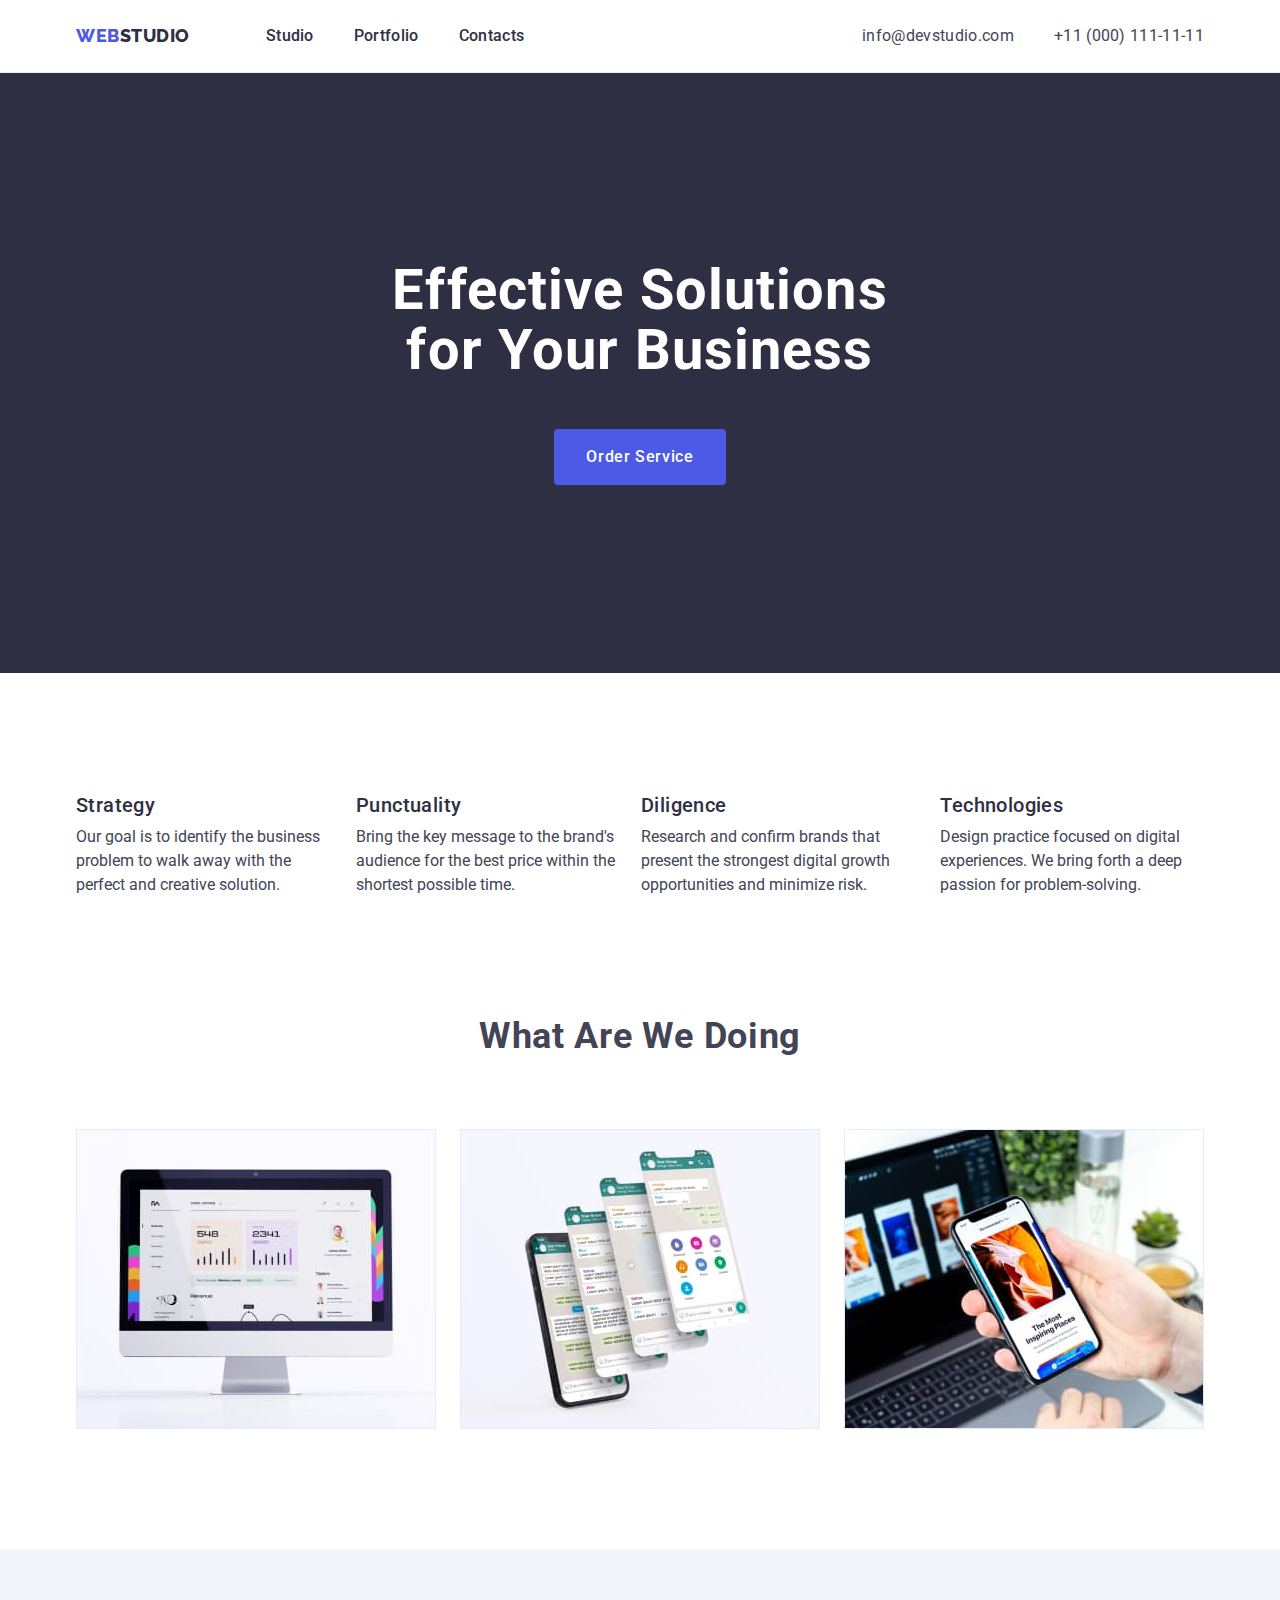
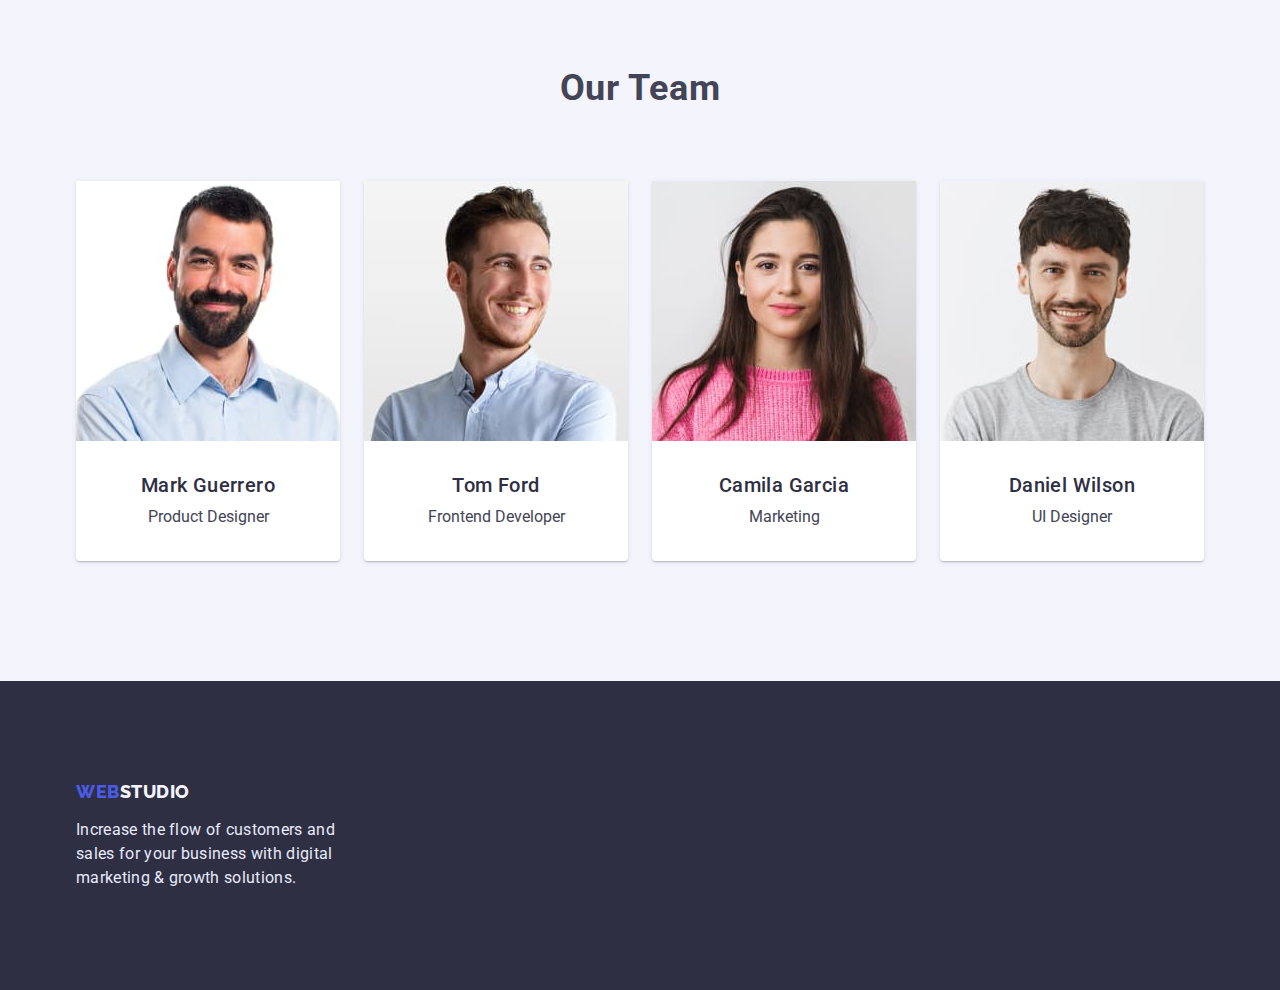
<file: index.html>
<!DOCTYPE html>
<html lang="en">

<head>
    <meta charset="UTF-8">
    <meta http-equiv="X-UA-Compatible" content="IE=edge">
    <meta name="viewport" content="width=device-width, initial-scale=1.0">

    <title>WebStudio</title>

    <link rel="stylesheet"
        href="https://cdnjs.cloudflare.com/ajax/libs/modern-normalize/1.1.0/modern-normalize.min.css">
    <link rel="preconnect" href="https://fonts.googleapis.com">
    <link rel="preconnect" href="https://fonts.gstatic.com" crossorigin>
    <link
        href="https://fonts.googleapis.com/css2?family=Raleway:wght@800&family=Roboto:wght@400;500;700;900&display=swap"
        rel="stylesheet">

    <link rel="stylesheet" href="./css/styles.css">

</head>

<body>

    <header>
        <div class="container page-header">
            <nav class="site-nav">
                <a class="logo link" href="./index.html">
                    <span class="logo-accent">Web</span>Studio</a>

                <ul class="site-nav-list list">
                    <li class="site-nav-item">
                        <a class="link" href="">Studio</a>
                    </li>
                    <li class="site-nav-item">
                        <a class="link" href="./portfolio.html">Portfolio</a>
                    </li>
                    <li class="site-nav-item">
                        <a class="link" href="">Contacts</a>
                    </li>
                </ul>
            </nav>

            <address>
                <ul class="contacts-list list">
                    <li class="contacts-list-item">
                        <a class="link" href="mailto:info@devstudio.com">info@devstudio.com</a>
                    </li>
                    <li class="contacts-list-item">
                        <a class="link" href="tel:+110001111111">+11 (000) 111-11-11</a>
                    </li>
                </ul>
            </address>
        </div>
    </header>

    <main>

        <!-- Hero section | section 1 -->
        <section class="hero-section">
            <div class="container">
                <h1 class="hero-title">Effective Solutions for Your Business</h1>
                <button type="button" class="order-btn">Order Service</button>
            </div>
        </section>

        <!-- Features | section 2 -->
        <section class="features">
            <div class="container">
                <h2 class="section-title visually-hidden">Our features</h2>
                <ul class="feature-list list">
                    <li class="feature-list-item">
                        <h3 class="subtitle">Strategy</h3>
                        <p class="feature-description">Our goal is to identify the business problem to walk away with
                            the perfect and creative
                            solution.
                        </p>
                    </li>
                    <li class="feature-list-item">
                        <h3 class="subtitle">Punctuality</h3>
                        <p class="feature-description">Bring the key message to the brand's audience for the best price
                            within the shortest possible
                            time.</p>
                    </li>
                    <li class="feature-list-item">
                        <h3 class="subtitle">Diligence</h3>
                        <p class="feature-description">Research and confirm brands that present the strongest digital
                            growth opportunities and
                            minimize
                            risk.</p>
                    </li>
                    <li class="feature-list-item">
                        <h3 class="subtitle">Technologies</h3>
                        <p class="feature-description">Design practice focused on digital experiences. We bring forth a
                            deep passion for
                            problem-solving.</p>
                    </li>
                </ul>
            </div>
        </section>

        <!-- Works | section 3 -->
        <section class="works">
            <div class="container">
                <h2 class="section-title">What are we doing</h2>
                <ul class="works-list list">
                    <li class="works-list-item"><img src="./images/img1.jpg" alt="desktop app" width="360"></li>
                    <li class="works-list-item"><img src="./images/img2.jpg" alt="messenger" width="360"></li>
                    <li class="works-list-item"><img src="./images/img3.jpg" alt="mobile app" width="360"></li>
                </ul>
            </div>
        </section>

        <!-- Team | section 4 -->
        <section class="team-section">
            <div class="container">
                <h2 class="section-title">Our team</h2>
                <ul class="team-list list">
                    <li class="team-item">
                        <img src="./images/mark.jpg" alt="Mark Guerrero photo" width="264">
                        <div class="team-item-content">
                            <h3 class="subtitle">Mark Guerrero</h3>
                            <p class="description">Product designer</p>
                        </div>
                    </li>

                    <li class="team-item">
                        <img src="./images/tom.jpg" alt="Tom Ford photo" width="264">
                        <div class="team-item-content">
                            <h3 class="subtitle">Tom Ford</h3>
                            <p class="description">Frontend developer</p>
                        </div>
                    </li>


                    <li class="team-item">
                        <img src="./images/camila.jpg" alt="Camila Garcia photo" width="264">
                        <div class="team-item-content">
                            <h3 class="subtitle">Camila Garcia</h3>
                            <p class="description">Marketing</p>
                        </div>
                    </li>


                    <li class="team-item">
                        <img src="./images/daniel.jpg" alt="Daniel Wilson photo" width="264">
                        <div class="team-item-content">
                            <h3 class="subtitle">Daniel Wilson</h3>
                            <p class="description">UI designer</p>
                        </div>
                    </li>


                </ul>
            </div>
        </section>

    </main>

    <footer>
        <div class="container">
            <a href="./index.html" class="logo logo-footer link"><span class="logo-accent">Web</span>Studio</a>
            <p class="footer-text">Increase the flow of customers and sales for your business with digital marketing &
                growth solutions.</p>
        </div>
    </footer>

</body>

</html>
</file>
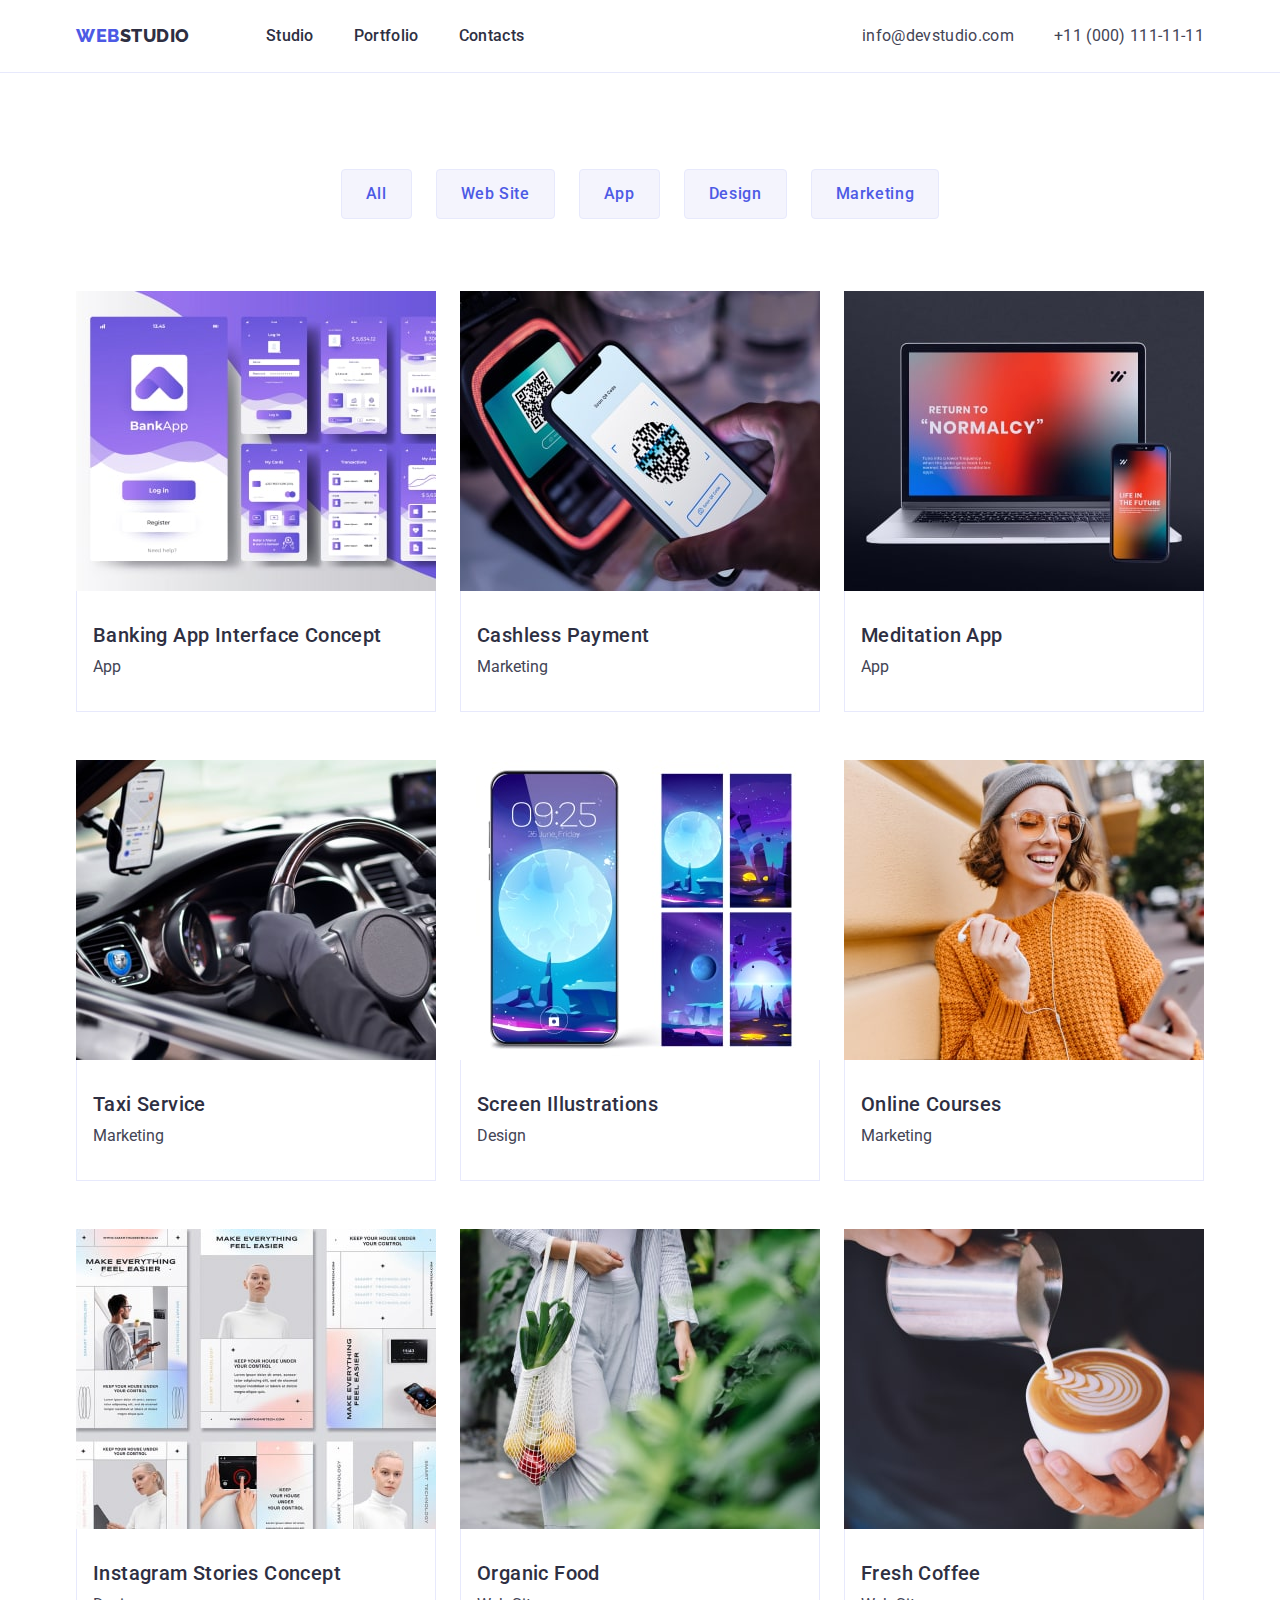
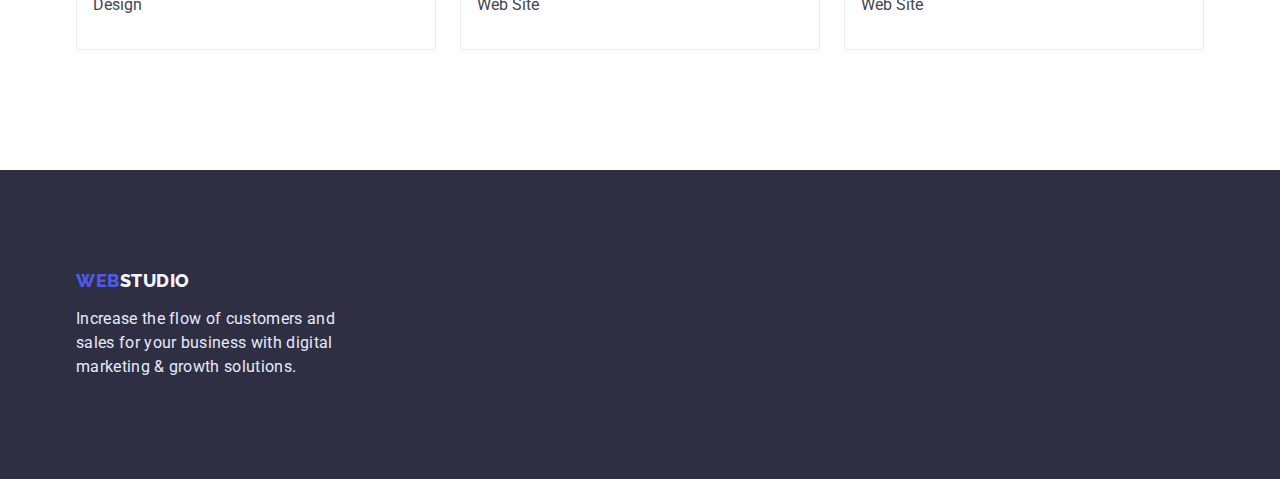
<file: portfolio.html>
<!DOCTYPE html>
<html lang="en">

<head>
    <meta charset="UTF-8">
    <meta http-equiv="X-UA-Compatible" content="IE=edge">
    <meta name="viewport" content="width=device-width, initial-scale=1.0">

    <title>WebStudio</title>

    <link rel="stylesheet"
        href="https://cdnjs.cloudflare.com/ajax/libs/modern-normalize/1.1.0/modern-normalize.min.css">

    <link rel="preconnect" href="https://fonts.googleapis.com">
    <link rel="preconnect" href="https://fonts.gstatic.com" crossorigin>
    <link
        href="https://fonts.googleapis.com/css2?family=Raleway:wght@800&family=Roboto:wght@400;500;700;900&display=swap"
        rel="stylesheet">

    <link rel="stylesheet" href="./css/styles.css">

</head>

<body>

    <header>
        <div class="container page-header">
            <nav class="site-nav">
                <a class="logo link" href="./index.html">
                    <span class="logo-accent">Web</span>Studio</a>

                <ul class="site-nav-list list">
                    <li class="site-nav-item">
                        <a class="link" href="">Studio</a>
                    </li>
                    <li class="site-nav-item">
                        <a class="link" href="./portfolio.html">Portfolio</a>
                    </li>
                    <li class="site-nav-item">
                        <a class="link" href="">Contacts</a>
                    </li>
                </ul>
            </nav>

            <address>
                <ul class="contacts-list list">
                    <li class="contacts-list-item">
                        <a class="link" href="mailto:info@devstudio.com">info@devstudio.com</a>
                    </li>
                    <li class="contacts-list-item">
                        <a class="link" href="tel:+110001111111">+11 (000) 111-11-11</a>
                    </li>
                </ul>
            </address>
        </div>
    </header>

    <main>
        <section class="portfolio">
            <div class="container">
                <h1 class="visually-hidden">Portfolio</h1>
                <!-- Filter -->
                <ul class="filter list">
                    <li class="filter-item"><button type="button" class="filter-btn">All</button></li>
                    <li class="filter-item"><button type="button" class="filter-btn">Web site</button></li>
                    <li class="filter-item"><button type="button" class="filter-btn">App</button></li>
                    <li class="filter-item"><button type="button" class="filter-btn">Design</button></li>
                    <li class="filter-item"><button type="button" class="filter-btn">Marketing</button></li>
                </ul>

                <!-- Portfolio -->
                <ul class="portfolio-list list">
                    <li class="project">
                        <a class="link" href="">
                            <img src="./images/portfolio/img1.jpg" alt="App interface" width="360">
                            <div class="project-content">
                                <h2 class="subtitle">Banking app interface concept</h2>
                                <p class="description">App</p>
                            </div>
                        </a>
                    </li>
                    <li class="project">
                        <a class="link" href="">
                            <img src="./images/portfolio/img2.jpg" alt="Cashless payment" width="360">
                            <div class="project-content">
                                <h2 class="subtitle">Cashless payment</h2>
                                <p class="description">Marketing</p>
                            </div>

                        </a>
                    </li>
                    <li class="project">
                        <a class="link" href="">
                            <img src="./images/portfolio/img3.jpg" alt="Meditation app" width="360">
                            <div class="project-content">
                                <h2 class="subtitle">Meditation App</h2>
                                <p class="description">App</p>
                            </div>
                        </a>
                    </li>
                    <li class="project">
                        <a class="link" href="">
                            <img src="./images/portfolio/img4.jpg" alt="Taxi service" width="360">
                            <div class="project-content">
                                <h2 class="subtitle">Taxi service</h2>
                                <p class="description">Marketing</p>
                            </div>
                        </a>
                    </li>
                    <li class="project">
                        <a class="link" href="">
                            <img src="./images/portfolio/img5.jpg" alt="Screen illustrations" width="360">
                            <div class="project-content">
                                <h2 class="subtitle">Screen illustrations</h2>
                                <p class="description">Design</p>
                            </div>
                        </a>
                    </li>
                    <li class="project">
                        <a class="link" href="">
                            <img src="./images/portfolio/img6.jpg" alt="Online courses" width="360">
                            <div class="project-content">
                                <h2 class="subtitle">Online courses</h2>
                                <p class="description">Marketing</p>
                            </div>
                        </a>
                    </li>
                    <li class="project">
                        <a class="link" href="">
                            <img src="./images/portfolio/img7.jpg" alt="Instagram stories concept" width="360">
                            <div class="project-content">
                                <h2 class="subtitle">Instagram stories concept</h2>
                                <p class="description">Design</p>
                            </div>
                        </a>
                    </li>
                    <li class="project">
                        <a class="link" href="">
                            <img src="./images/portfolio/img8.jpg" alt="Organic food" width="360">
                            <div class="project-content">
                                <h2 class="subtitle">Organic food</h2>
                                <p class="description">Web site</p>
                            </div>
                        </a>
                    </li>
                    <li class="project">
                        <a class="link" href="">
                            <img src="./images/portfolio/img9.jpg" alt="Coffee" width="360">
                            <div class="project-content">
                                <h2 class="subtitle">Fresh coffee</h2>
                                <p class="description">Web site</p>
                            </div>
                        </a>
                    </li>
                </ul>
            </div>
        </section>
    </main>

    <footer>
        <div class="container">
            <a href="./index.html" class="logo logo-footer link"><span class="logo-accent">Web</span>Studio</a>
            <p class="footer-text">Increase the flow of customers and sales for your business with digital marketing &
                growth solutions.</p>
        </div>
    </footer>

</body>

</html>
</file>
<file: css/styles.css>
:root {
  --primary-brand: #4d5ae5;
  --pressed-state: #404bbf;
  --dark: #2e2f42;
  --success: #31d0aa;
  --text: #434455;
  --subtle-text: #8e8f99;
  --accent: #e7e9fc;
  --light: #f4f4fd;
  --modal-overlay: rgba(46, 47, 66, 0.4);
  --hero-background: rgba(46, 47, 66, 0.7);
  --main-background: #ffffff;
  --light-text: #ffffff;
}

img {
  display: block;
  width: 100%;
  height: auto;
}

body {
  margin: 0;

  background-color: var(--main-background);
  color: var(--text);
  font-family: "Roboto", sans-serif;
  font-weight: 400;
  font-size: 16px;
  line-height: 1.5;
}

.container {
  width: 1158px;
  margin: 0 auto;
  padding: 0 15px;
}

.list {
  margin: 0;
  padding: 0;

  list-style: none;
}

.link {
  text-decoration: none;
}

.section-title {
  margin-top: 0;
  margin-bottom: 72px;

  font-weight: 700;
  font-size: 36px;
  line-height: 1.11;
  text-align: center;
  text-transform: capitalize;
  letter-spacing: 0.02em;
}

.subtitle {
  margin-top: 0;
  margin-bottom: 8px;

  color: var(--dark);
  font-weight: 500;
  font-size: 20px;
  line-height: 1.2;
  letter-spacing: 0.02em;
  text-transform: capitalize;
}

.description {
  margin-top: 0;
  margin-bottom: 0;

  color: var(--text);
  text-transform: capitalize;
}

.visually-hidden {
  position: absolute;
  width: 1px;
  height: 1px;
  margin: -1px;
  border: 0;
  padding: 0;

  white-space: nowrap;
  clip-path: inset(100%);
  clip: rect(0 0 0 0);
  overflow: hidden;
}
/*-------------------- Header ----------------------*/
header {
  border-bottom: 1px solid var(--accent);
}

.page-header {
  display: flex;
  align-items: center;
}

.site-nav {
  display: flex;
  align-items: center;
}

.logo {
  display: block;
  margin-right: 76px;

  color: var(--dark);
  font-family: "Raleway", sans-serif;
  font-weight: 800;
  font-size: 18px;
  line-height: 1.33;
  letter-spacing: 0.03em;
  text-transform: uppercase;
}

.logo-accent {
  color: var(--primary-brand);
}

.site-nav-list {
  display: flex;
  gap: 40px;
}

.site-nav-item {
}

.site-nav-item .link {
  display: block;
  padding-top: 24px;
  padding-bottom: 24px;

  color: var(--dark);
  font-weight: 500;
  letter-spacing: 0.02em;
}

.site-nav .link:hover,
.site-nav .link:focus {
  color: var(--pressed-state);
}

address {
  margin-left: auto;
}

.contacts-list {
  display: flex;
  gap: 40px;
}

.contacts-list .link {
  color: var(--text);
  font-style: normal;
  font-weight: 400;
  font-size: 16px;
  line-height: 1.5;
  letter-spacing: 0.02em;
}

.contacts-list .link:hover,
.contacts-list .link:focus {
  color: var(--pressed-state);
}

/*----------------- Hero section -------------------*/
.hero-section {
  background-color: var(--dark);
  padding: 188px 0;
  text-align: center;
}

.hero-title {
  margin: 0 auto 48px;
  max-width: 496px;

  color: var(--light-text);
  font-weight: 700;
  font-size: 56px;
  line-height: 1.07;
  letter-spacing: 0.02em;
}

.order-btn {
  padding: 16px 32px;
  min-width: 169px;
  border-radius: 4px;
  border: none;

  background-color: var(--primary-brand);
  color: var(--light-text);
  font-family: inherit;
  font-style: normal;
  font-weight: 500;
  font-size: 16px;
  line-height: 1.5;
  letter-spacing: 0.04em;
  text-align: center;

  cursor: pointer;
}

.order-btn:hover,
.order-btn:focus {
  background-color: var(--pressed-state);
}

/*--------- Features ----------*/
.features {
  padding-top: 120px;
  padding-bottom: 60px;
}

.feature-list {
  display: flex;
  gap: 24px;
}

.feature-list-item {
  width: calc((100%-72px) / 4);
}

.feature-description {
  margin-top: 0;
  margin-bottom: 0;
}
/*--------- Works ----------*/
.works {
  padding-top: 60px;
  padding-bottom: 120px;
}

.works-list {
  display: flex;
  gap: 24px;
}

.works-list-item {
  width: calc((100%-48px) / 3);
}

/*--------- Team section ----------*/
.team-section {
  padding-top: 120px;
  padding-bottom: 120px;

  background-color: var(--light);
}

.team-list {
  display: flex;
  gap: 24px;
}

.team-item {
  width: calc((100%-72px) / 4);
  border-radius: 0px 0px 4px 4px;
  box-shadow: 0px 1px 6px rgba(46, 47, 66, 0.08),
    0px 1px 1px rgba(46, 47, 66, 0.16), 0px 2px 1px rgba(46, 47, 66, 0.08);
}
.team-item-content {
  padding: 32px 0;
  max-width: 264px;
  border-radius: 0px 0px 4px 4px;

  background-color: var(--main-background);
  text-align: center;
}

/*--------------------- Footer ---------------------*/
footer {
  padding-top: 100px;
  padding-bottom: 100px;

  background-color: var(--dark);
  color: var(--accent);
  letter-spacing: 0.02em;
}

.logo-footer {
  display: block;
  margin-bottom: 16px;

  color: var(--light);
  line-height: 1.17;
  letter-spacing: 0.03em;
}

.footer-text {
  margin-top: 0;
  margin-bottom: 0;
  width: 264px;
}

/*-------------------------- Portfolio page --------------------------*/
.portfolio {
  padding-top: 96px;
  padding-bottom: 120px;
}

.filter {
  display: flex;
  margin-bottom: 72px;
  justify-content: center;
  gap: 24px;
}

.filter-btn {
  padding: 12px 24px;
  border: 1px solid var(--accent);
  border-radius: 4px;

  background-color: var(--light);
  color: var(--primary-brand);
  font-family: inherit;
  font-style: normal;
  font-weight: 500;
  font-size: 16px;
  line-height: 1.5;
  letter-spacing: 0.04em;
  text-transform: capitalize;

  cursor: pointer;
}

.filter-btn:hover,
.filter-btn:focus {
  background-color: var(--pressed-state);
  color: var(--light-text);
}

.portfolio-list {
  display: flex;
  column-gap: 24px;
  row-gap: 48px;
  flex-wrap: wrap;
}

.project .link {
  width: calc((100%-48px) / 3);
}

.project link:hover,
.project link:focus {
}

.project-content {
  padding: 32px 0 32px 16px;
  border-left: 1px solid var(--accent);
  border-bottom: 1px solid var(--accent);
  border-right: 1px solid var(--accent);

  background-color: var(--main-background);
}
</file>
